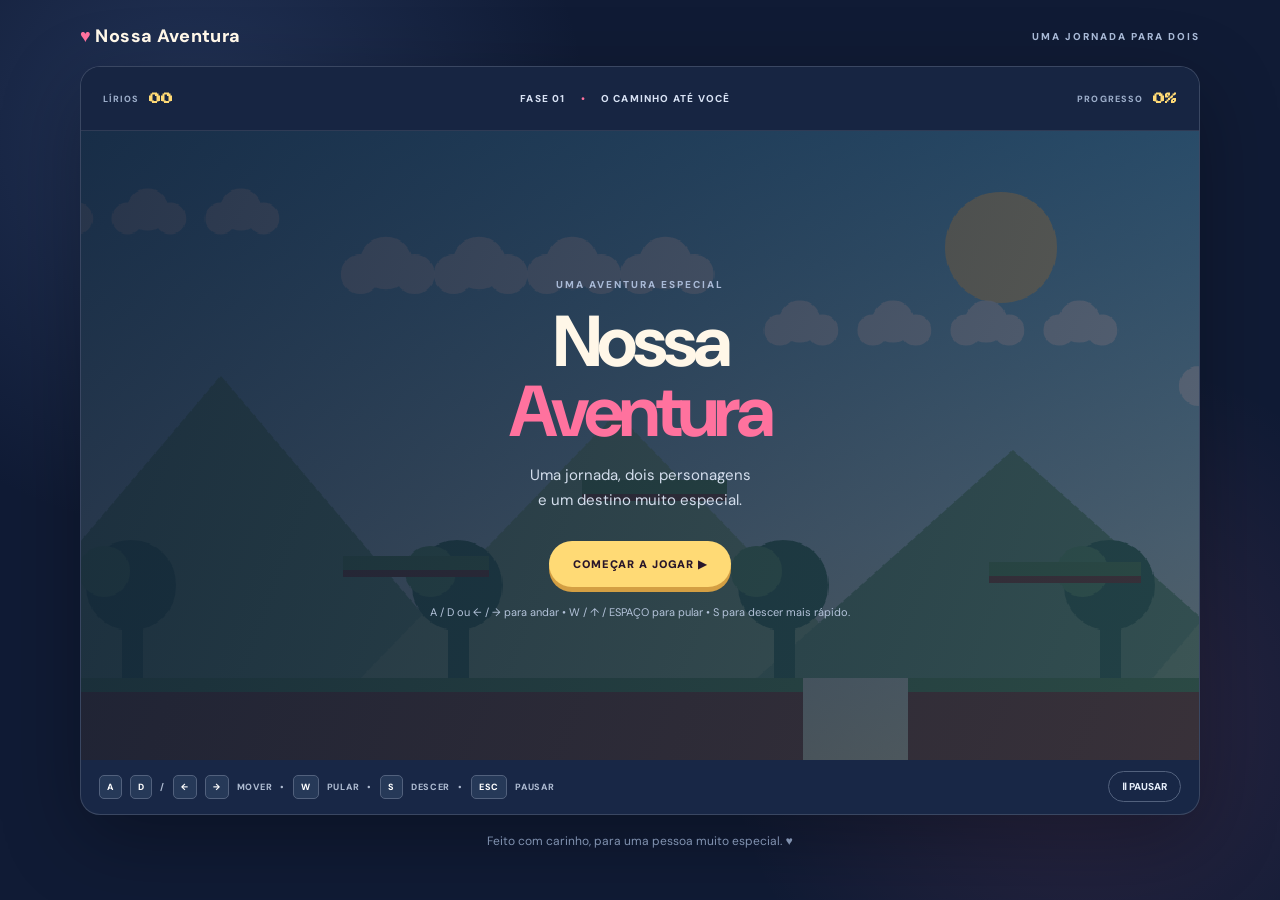
<file: index.html>
<!DOCTYPE html>
<html lang="pt-BR">
<head>
    <meta charset="UTF-8">
    <meta name="viewport" content="width=device-width, initial-scale=1.0">
    <meta name="theme-color" content="#101b35">
    <meta name="description" content="Uma aventura especial feita para dois corações.">
    <title>Nossa Aventura ❤️</title>
    <link rel="stylesheet" href="game/css/game.css">
</head>
<body>
    <main class="app-shell">
        <header class="topbar">
            <a class="brand" href="./index.html" aria-label="Nossa Aventura">♥ Nossa Aventura</a>
            <div class="topbar-note">UMA JORNADA PARA DOIS</div>
        </header>

        <section class="game-card" aria-label="Jogo Nossa Aventura">
            <div class="hud">
                <div>
                    <span class="hud-label">LÍRIOS</span>
                    <strong id="coinCount">00</strong>
                </div>
                <div class="level-name">FASE 01 <span>•</span> O CAMINHO ATÉ VOCÊ</div>
                <div>
                    <span class="hud-label">PROGRESSO</span>
                    <strong id="progress">0%</strong>
                </div>
            </div>

            <div class="canvas-wrap">
                <canvas id="gameCanvas" width="960" height="540" aria-label="Jogo de plataforma"></canvas>

                <section class="screen-overlay" id="startScreen">
                    <div class="overlay-content">
                        <span class="eyebrow">UMA AVENTURA ESPECIAL</span>
                        <h1>Nossa<br><em>Aventura</em></h1>
                        <p>Uma jornada, dois personagens<br>e um destino muito especial.</p>
                        <button class="primary-button" id="startButton">COMEÇAR A JOGAR <span>▶</span></button>
                        <small>A / D ou ← / → para andar • W / ↑ / ESPAÇO para pular • S para descer mais rápido.</small>
                    </div>
                </section>

                <section class="screen-overlay hidden" id="pauseScreen">
                    <div class="overlay-content compact">
                        <span class="eyebrow">PAUSA</span>
                        <h2>Respire um pouquinho.</h2>
                        <button class="primary-button" id="resumeButton">CONTINUAR</button>
                    </div>
                </section>

                <section class="screen-overlay hidden" id="finishScreen">
                    <div class="overlay-content compact">
                        <span class="eyebrow">VOCÊ CONSEGUIU!</span>
                        <h2>Pronta pra uma nova etapa e um novo nível? ♥</h2>
                        <button class="primary-button" id="enterCastleButton">VAMOS NESSA !!</button>
                    </div>
                </section>

                <div class="toast" id="toast" aria-live="polite"></div>
            </div>

            <div class="game-footer">
                <div class="desktop-hint">
                    <kbd>A</kbd><kbd>D</kbd> / <kbd>←</kbd><kbd>→</kbd> MOVER
                    <span>•</span> <kbd>W</kbd> PULAR
                    <span>•</span> <kbd>S</kbd> DESCER
                    <span>•</span> <kbd>ESC</kbd> PAUSAR
                </div>
                <button id="pauseButton" class="pause-button" type="button">Ⅱ PAUSAR</button>
            </div>
        </section>

        <section class="mobile-controls" aria-label="Controles do jogo">
            <div class="direction-controls">
                <button type="button" data-control="left" aria-label="Mover para esquerda">◀</button>
                <button type="button" data-control="right" aria-label="Mover para direita">▶</button>
            </div>
            <button type="button" class="jump-control" data-control="jump">PULAR <span>↑</span></button>
        </section>

        <p class="page-note">Feito com carinho, para uma pessoa muito especial. ♥</p>
    </main>

    <script src="game/js/game.js"></script>
</body>
</html>
</file>
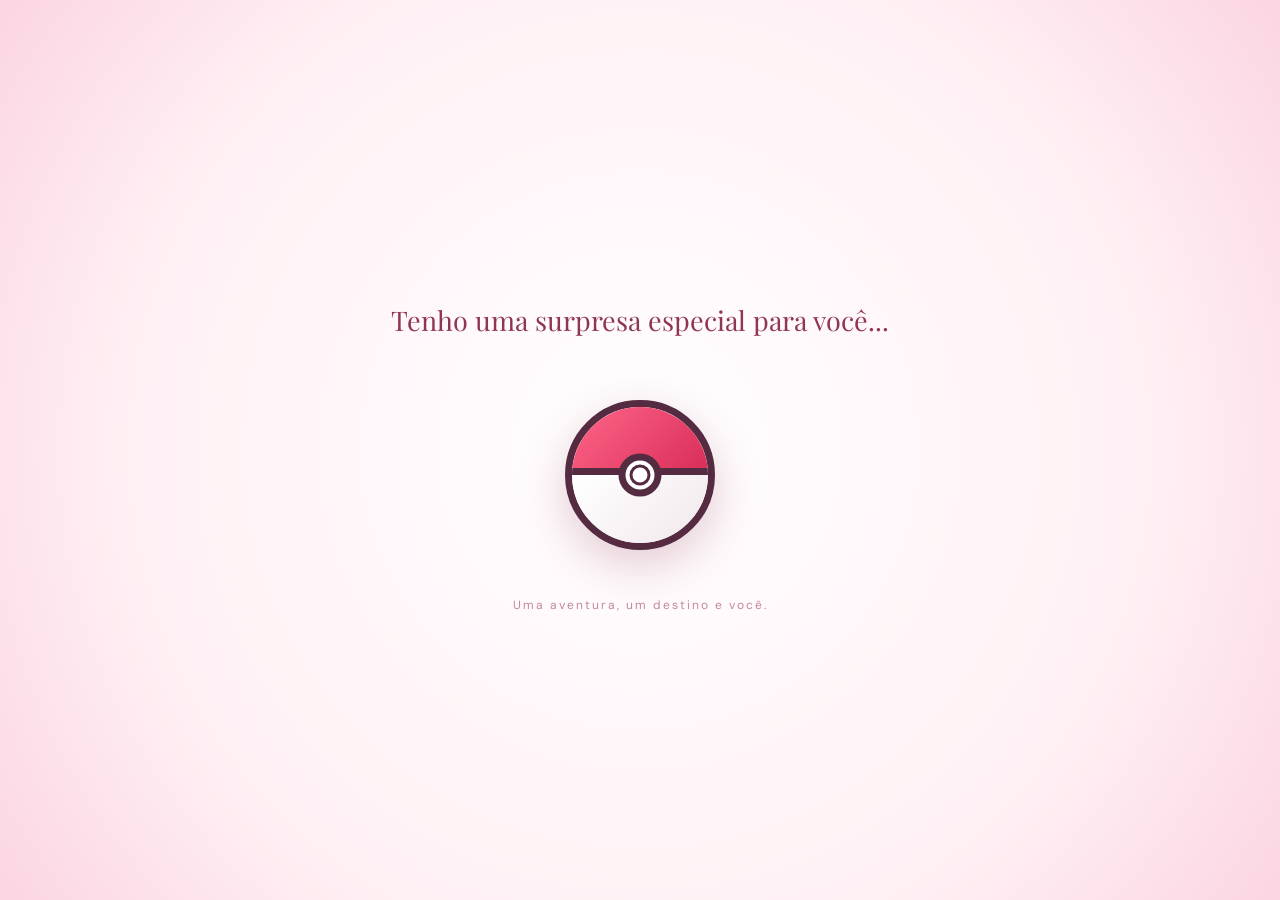
<file: proposal/proposal.html>
<!DOCTYPE html>
<html lang="pt-BR">
<head>
    <meta charset="UTF-8">
    <meta name="viewport" content="width=device-width, initial-scale=1.0">

    <title>Uma surpresa para você ♥</title>

    <link rel="stylesheet" href="css/proposal.css">
</head>

<body>

    <section class="intro-screen" id="introScreen">

        <p class="intro-text">
            Tenho uma surpresa especial para você...
        </p>

        <div class="pokeball" id="pokeball">
            <div class="pokeball-top"></div>
            <div class="pokeball-bottom"></div>
            <div class="pokeball-middle"></div>
            <div class="pokeball-button"></div>
            <div class="pokeball-glow"></div>
        </div>

        <p class="intro-subtitle">
            Uma aventura, um destino e você.
        </p>

    </section>

    
    <main class="proposal-card">

        
        <div class="heart-art">♥</div>

        <p class="eyebrow">MEU MAIOR PRESENTE</p>

        <h1>
            Eu escolho <span>você</span>
        </h1>

        <p class="message">
            Entre tantas possibilidades, aventuras e caminhos,
            é com você que quero compartilhar cada capítulo da minha vida.
        </p>

        <h2>
            Para o resto da minha vida.
            <br>
            Você aceita?
        </h2>

        <div class="buttons-area" id="buttonsArea">

            <button class="yes-button" id="yesButton">
                SIM! ♥
            </button>

            <button class="no-button" id="noButton">
                Não
            </button>

        </div>

        <p class="tiny-note">
            Minha escolha sempre será você. ♥
        </p>

    </main>

    <section class="celebration hidden" id="celebration">

        <div class="confetti"></div>

        <div class="celebration-content">
            <div class="big-heart">♥</div>

            <h1>EU TE AMO!</h1>

            
            <p>
                O melhor capítulo da minha vida é aquele que escrevo ao seu lado.
            </p>
        </div>

    </section>

    <script src="js/proposal.js"></script>

</body>
</html>
</file>
<file: game/css/game.css>
@import url('https://fonts.googleapis.com/css2?family=DM+Sans:wght@400;500;600;700;800&family=Press+Start+2P&display=swap');

:root {
  --navy: #101b35;
  --panel: #182746;
  --cream: #fff7e8;
  --pink: #ff729e;
  --yellow: #ffda75;
  --mint: #8ee6c2;
}

* { box-sizing: border-box; }
html, body { min-height: 100%; }
body {
  margin: 0;
  padding: 24px;
  color: var(--cream);
  background:
    radial-gradient(circle at 15% 15%, rgba(91, 125, 190, .25), transparent 30%),
    radial-gradient(circle at 85% 80%, rgba(255, 114, 158, .12), transparent 28%),
    var(--navy);
  font-family: 'DM Sans', sans-serif;
}
button { font: inherit; }
.app-shell { width: min(1120px, 100%); margin: 0 auto; }
.topbar { display: flex; justify-content: space-between; align-items: center; margin: 0 auto 18px; }
.brand { color: var(--cream); text-decoration: none; font-weight: 800; letter-spacing: .02em; font-size: 18px; }
.brand::first-letter { color: var(--pink); }
.topbar-note, .eyebrow { color: #a9bad7; font-size: 10px; font-weight: 800; letter-spacing: .2em; }
.game-card { overflow: hidden; border: 1px solid rgba(255,255,255,.15); border-radius: 20px; background: var(--panel); box-shadow: 0 24px 80px rgba(0,0,0,.3); }
.hud { min-height: 64px; display: flex; justify-content: space-between; align-items: center; gap: 12px; padding: 12px 22px; background: #172542; border-bottom: 1px solid rgba(255,255,255,.1); }
.hud > div { display: flex; align-items: center; gap: 10px; }
.hud-label { color: #9eafcb; font-size: 9px; font-weight: 800; letter-spacing: .12em; }
.hud strong { color: var(--yellow); font-family: 'Press Start 2P', monospace; font-size: 12px; }
.level-name { color: #d8e2f4; font-size: 10px; font-weight: 800; letter-spacing: .12em; }
.level-name span { color: var(--pink); padding: 0 5px; }
.canvas-wrap { position: relative; width: 100%; background: #79c8ef; }
canvas { display: block; width: 100%; height: auto; aspect-ratio: 16 / 9; image-rendering: pixelated; }
.screen-overlay { position: absolute; inset: 0; display: grid; place-items: center; padding: 20px; text-align: center; background: linear-gradient(110deg, rgba(12,25,49,.88), rgba(12,25,49,.66)); }
.screen-overlay.hidden { display: none; }
.overlay-content { max-width: 540px; }
.overlay-content h1 { margin: 14px 0; color: var(--cream); font-size: clamp(36px, 7vw, 72px); line-height: .98; letter-spacing: -.06em; }
.overlay-content h1 em { color: var(--pink); font-style: normal; }
.overlay-content h2 { margin: 14px 0; font-size: clamp(22px, 4vw, 36px); }
.overlay-content p { color: #d4deed; line-height: 1.7; font-size: 15px; }
.overlay-content small { display: block; margin-top: 18px; color: #b4c3da; font-size: 11px; }
.overlay-content.compact { max-width: 480px; }
.primary-button { border: 0; border-radius: 999px; padding: 16px 24px; margin-top: 12px; color: #29162a; background: var(--yellow); font-size: 11px; font-weight: 900; letter-spacing: .08em; cursor: pointer; box-shadow: 0 5px 0 #d49f43; transition: transform .15s, box-shadow .15s; }
.primary-button:hover { transform: translateY(-2px); box-shadow: 0 7px 0 #d49f43; }
.primary-button:active { transform: translateY(3px); box-shadow: 0 2px 0 #d49f43; }
.game-footer { min-height: 54px; display: flex; justify-content: space-between; align-items: center; padding: 10px 18px; color: #aebbd1; }
.desktop-hint { display: flex; align-items: center; gap: 8px; font-size: 9px; font-weight: 800; letter-spacing: .08em; }
kbd { min-width: 22px; padding: 5px 7px; border-radius: 5px; border: 1px solid #52617d; color: white; background: #263958; text-align: center; font: inherit; }
.pause-button { border: 1px solid #52617d; border-radius: 999px; padding: 8px 13px; color: #e5edf9; background: transparent; font-size: 10px; font-weight: 800; cursor: pointer; }
.toast { position: absolute; left: 50%; top: 18px; transform: translateX(-50%); padding: 9px 14px; border-radius: 999px; color: #39233a; background: var(--yellow); font-size: 11px; font-weight: 800; opacity: 0; pointer-events: none; transition: opacity .2s; white-space: nowrap; }
.toast.visible { opacity: 1; }
.mobile-controls { display: none; justify-content: space-between; align-items: center; padding: 16px 4px 4px; }
.direction-controls { display: flex; gap: 12px; }
.mobile-controls button { width: 64px; height: 58px; border: 1px solid rgba(255,255,255,.25); border-radius: 15px; color: white; background: #263958; font-size: 20px; font-weight: 800; touch-action: none; user-select: none; }
.mobile-controls .jump-control { width: 105px; color: #2a1830; background: var(--pink); font-size: 11px; }
.jump-control span { font-size: 18px; }
.page-note { margin: 18px 0 0; color: #8192b0; text-align: center; font-size: 12px; }
@media (max-width: 700px) {
  body { padding: 12px 8px 20px; }
  .brand { font-size: 15px; }
  .topbar-note { font-size: 8px; }
  .hud { min-height: 52px; padding: 10px; }
  .hud-label { font-size: 7px; }
  .hud strong { font-size: 9px; }
  .level-name { font-size: 7px; }
  .game-footer { padding: 10px; }
  .desktop-hint { font-size: 7px; gap: 5px; }
  .desktop-hint kbd { min-width: 17px; padding: 4px; }
  .mobile-controls { display: flex; }
  .overlay-content p { font-size: 12px; }
  .overlay-content small { font-size: 9px; line-height: 1.5; }
}
@media (max-width: 390px) {
  .topbar-note { display: none; }
  .desktop-hint { letter-spacing: 0; }
}
</file>
<file: proposal/css/proposal.css>
@import url('https://fonts.googleapis.com/css2?family=DM+Sans:wght@400;500;600;700;800&family=Playfair+Display:wght@500;600;700&display=swap');


:root {
    --wine: #8f3657;
    --rose: #e96f91;
    --soft: #fff0f4;
    --ink: #542b40;
}

* {
    box-sizing: border-box;
}

body {
    min-height: 100vh;
    margin: 0;
    padding: 24px;
    display: grid;
    place-items: center;
    color: var(--ink);
    font-family: 'DM Sans', sans-serif;
    background:
        radial-gradient(circle at 15% 15%, #fff 0, transparent 28%),
        linear-gradient(135deg, #ffe3eb, #fff6f2 55%, #fbd5e2);
    overflow-x: hidden;
}



.proposal-card {
    position: relative;
    width: min(760px, 100%);
    padding: clamp(30px, 7vw, 72px) 24px;
    text-align: center;
    border: 1px solid rgba(255,255,255,.9);
    border-radius: 30px;
    background: rgba(255,255,255,.72);
    box-shadow: 0 24px 90px rgba(143,54,87,.14);
    backdrop-filter: blur(12px);

    opacity: 0;
    transform: translateY(45px) scale(.9);
    transition:
        opacity 1s ease,
        transform 1s cubic-bezier(.2,.8,.2,1);
    z-index: 1;
}

.proposal-card.revealed {
    opacity: 1;
    transform: translateY(0) scale(1);
}

.heart-art {
    margin: 0 auto 18px;
    color: var(--rose);
    font-size: 64px;
    line-height: 1;
    text-shadow: 0 8px 25px rgba(233,111,145,.25);
    animation: heartbeat 1.5s infinite;
}

.eyebrow {
    color: #b36b85;
    font-size: 10px;
    font-weight: 800;
    letter-spacing: .22em;
}

h1 {
    margin: 18px 0;
    font-family: 'Playfair Display', serif;
    font-size: clamp(32px, 6vw, 54px);
    line-height: 1.13;
    color: var(--wine);
}

h1 span {
    color: var(--rose);
}

.message {
    margin: 18px auto;
    max-width: 500px;
    color: #87576c;
    line-height: 1.8;
    font-size: 16px;
}

h2 {
    margin: 24px auto;
    max-width: 600px;
    font-family: 'Playfair Display', serif;
    color: #71334f;
    font-size: clamp(23px, 4vw, 34px);
}


.buttons-area {
    position: relative;
    display: flex;
    justify-content: center;
    align-items: center;
    gap: 16px;
    min-height: 66px;
    margin: 28px auto 10px;
}

.buttons-area button {
    border: 0;
    border-radius: 999px;
    padding: 16px 25px;
    font-size: 13px;
    font-weight: 800;
    cursor: pointer;
    box-shadow: 0 7px 18px rgba(100,35,60,.13);
}

.yes-button {
    color: white;
    background: linear-gradient(135deg, #e95f89, #c83e70);
    transition: transform .2s;
}

.yes-button:hover {
    transform: translateY(-3px) scale(1.04);
}

.no-button {
    position: relative;
    color: #8a5368;
    background: #f5dce5;
    transition: left .12s, top .12s;
}

.tiny-note {
    margin-top: 30px;
    color: #b18b9a;
    font-size: 11px;
    line-height: 1.6;
}


.sparkle {
    position: absolute;
    color: #e9a0b6;
    font-size: 30px;
}

.sparkle-one {
    top: 35px;
    left: 40px;
}

.sparkle-two {
    right: 45px;
    bottom: 50px;
}



.intro-screen {
    position: fixed;
    inset: 0;
    z-index: 20;

    display: flex;
    flex-direction: column;
    justify-content: center;
    align-items: center;
    gap: 35px;

    overflow: hidden;

    background:
        radial-gradient(circle at center, #fff 0%, #fff0f4 65%, #fbd5e2 100%);

    transition:
        opacity .9s ease,
        visibility .9s ease;
}

.intro-screen.finished {
    opacity: 0;
    visibility: hidden;
    pointer-events: none;
}

.intro-text {
    color: var(--wine);
    font-family: 'Playfair Display', serif;
    font-size: clamp(20px, 4vw, 27px);
    text-align: center;
    padding: 0 20px;
    animation: introText 1.8s ease-in-out infinite;
}

.intro-subtitle {
    color: #b36b85;
    font-family: 'DM Sans', sans-serif;
    font-size: 12px;
    letter-spacing: 2px;
    text-align: center;
    padding: 0 20px;
    opacity: .8;
}


.pokeball {
    position: relative;
    width: 150px;
    height: 150px;
    flex-shrink: 0;

    border: 7px solid #542b40;
    border-radius: 50%;

    background: white;

    box-shadow:
        0 15px 45px rgba(143,54,87,.25),
        0 0 35px rgba(255,255,255,.8);

    animation: pokeballFloat 2s ease-in-out infinite;

    isolation: isolate;
}



.pokeball-top {
    position: absolute;
    top: 0;
    left: 0;

    width: 100%;
    height: 50%;

    background: linear-gradient(135deg, #ff6688, #d92e59);

    border-radius: 100px 100px 0 0;
    border-bottom: 7px solid #542b40;

    transform-origin: top center;

    z-index: 2;
}



.pokeball-bottom {
    position: absolute;
    bottom: 0;
    left: 0;

    width: 100%;
    height: 50%;

    background: linear-gradient(135deg, #fff, #f1e8ec);

    border-radius: 0 0 100px 100px;

    transform-origin: bottom center;

    z-index: 1;
}



.pokeball-middle {
    position: absolute;
    top: 50%;
    left: 50%;

    width: 43px;
    height: 43px;

    border: 7px solid #542b40;
    border-radius: 50%;

    background: white;

    transform: translate(-50%, -50%);

    z-index: 4;
}

.pokeball-button {
    position: absolute;
    top: 50%;
    left: 50%;

    width: 21px;
    height: 21px;

    border: 3px solid #542b40;
    border-radius: 50%;

    background: #fff;

    transform: translate(-50%, -50%);

    z-index: 5;
}


.pokeball-glow {
    position: absolute;
    inset: -70px;

    border-radius: 50%;

    background:
        radial-gradient(
            circle,
            rgba(255,255,255,.95),
            rgba(255,180,205,.5),
            transparent 70%
        );

    opacity: 0;
    transform: scale(.3);

    pointer-events: none;
    z-index: 6;
}


.pokeball.opening {
    animation: pokeballOpen .9s ease forwards;
}

.pokeball.opening .pokeball-top {
    animation: openTop .9s cubic-bezier(.2,.8,.2,1) forwards;
}

.pokeball.opening .pokeball-bottom {
    animation: openBottom .9s cubic-bezier(.2,.8,.2,1) forwards;
}

.pokeball.opening .pokeball-middle,
.pokeball.opening .pokeball-button {
    animation: disappear .5s ease forwards;
}

.pokeball.opening .pokeball-glow {
    animation: glowBurst 1.3s ease forwards;
}


.intro-screen::after {
    content: "";
    position: absolute;
    inset: 0;

    background:
        radial-gradient(
            circle at center,
            rgba(255,255,255,1) 0%,
            rgba(255,255,255,.9) 15%,
            rgba(255,190,215,.65) 35%,
            transparent 75%
        );

    opacity: 0;
    pointer-events: none;
    z-index: 10;
}

.intro-screen.flash::after {
    animation: screenFlash 1.1s ease forwards;
}


.hidden {
    display: none !important;
}

.celebration {
    position: fixed;
    inset: 0;
    z-index: 30;

    display: grid;
    place-items: center;

    padding: 24px;
    text-align: center;

    background: linear-gradient(135deg, #ffe1eb, #fff7f1);
}

.celebration-content {
    max-width: 700px;
    animation: appear .8s ease both;
}

.big-heart {
    color: #e94f82;
    font-size: 100px;
    line-height: 1;
    animation: heartbeat 1s infinite;
}

.celebration h1 {
    font-size: clamp(48px, 10vw, 100px);
}

.celebration h2 {
    font-size: clamp(23px, 4vw, 36px);
}

.celebration p:last-child {
    color: #87576c;
    line-height: 1.8;
}

.confetti {
    position: absolute;
    inset: 0;
    pointer-events: none;
    overflow: hidden;
}

.confetti span {
    position: absolute;
    top: -30px;

    width: 10px;
    height: 16px;

    border-radius: 3px;

    animation: fall linear forwards;
}


@keyframes heartbeat {
    0%, 100% {
        transform: scale(1);
    }

    15% {
        transform: scale(1.12);
    }

    30% {
        transform: scale(1);
    }

    45% {
        transform: scale(1.08);
    }
}

@keyframes appear {
    from {
        opacity: 0;
        transform: translateY(18px) scale(.96);
    }

    to {
        opacity: 1;
        transform: none;
    }
}

@keyframes fall {
    to {
        transform: translateY(110vh) rotate(720deg);
    }
}

@keyframes pokeballFloat {
    0%, 100% {
        transform: translateY(0) rotate(-4deg);
    }

    50% {
        transform: translateY(-13px) rotate(4deg);
    }
}

@keyframes pokeballOpen {
    0% {
        transform: scale(1);
    }

    40% {
        transform: scale(1.15);
    }

    100% {
        transform: scale(1.2);
    }
}

@keyframes openTop {
    0% {
        transform: translateY(0) rotate(0);
        opacity: 1;
    }

    100% {
        transform: translateY(-95px) rotate(-35deg);
        opacity: 0;
    }
}

@keyframes openBottom {
    0% {
        transform: translateY(0) rotate(0);
        opacity: 1;
    }

    100% {
        transform: translateY(95px) rotate(35deg);
        opacity: 0;
    }
}

@keyframes disappear {
    to {
        opacity: 0;
        transform: translate(-50%, -50%) scale(0);
    }
}

@keyframes glowBurst {
    0% {
        opacity: 0;
        transform: scale(.3);
    }

    40% {
        opacity: 1;
        transform: scale(1.5);
    }

    100% {
        opacity: 0;
        transform: scale(2.5);
    }
}

@keyframes screenFlash {
    0% {
        opacity: 0;
    }

    35% {
        opacity: 1;
    }

    100% {
        opacity: 0;
    }
}

@keyframes introText {
    0%, 100% {
        opacity: .6;
    }

    50% {
        opacity: 1;
    }
}


@media (max-width: 520px) {
    body {
        padding: 12px;
    }

    .proposal-card {
        border-radius: 22px;
    }

    .buttons-area {
        gap: 10px;
    }

    .buttons-area button {
        padding: 15px 18px;
        font-size: 11px;
    }

    .sparkle-one {
        left: 18px;
        top: 20px;
    }

    .sparkle-two {
        right: 20px;
        bottom: 25px;
    }

    .pokeball {
        width: 135px;
        height: 135px;
    }
}


@media (prefers-reduced-motion: reduce) {
    .pokeball,
    .intro-text,
    .heart-art,
    .big-heart {
        animation: none;
    }
}
</file>
